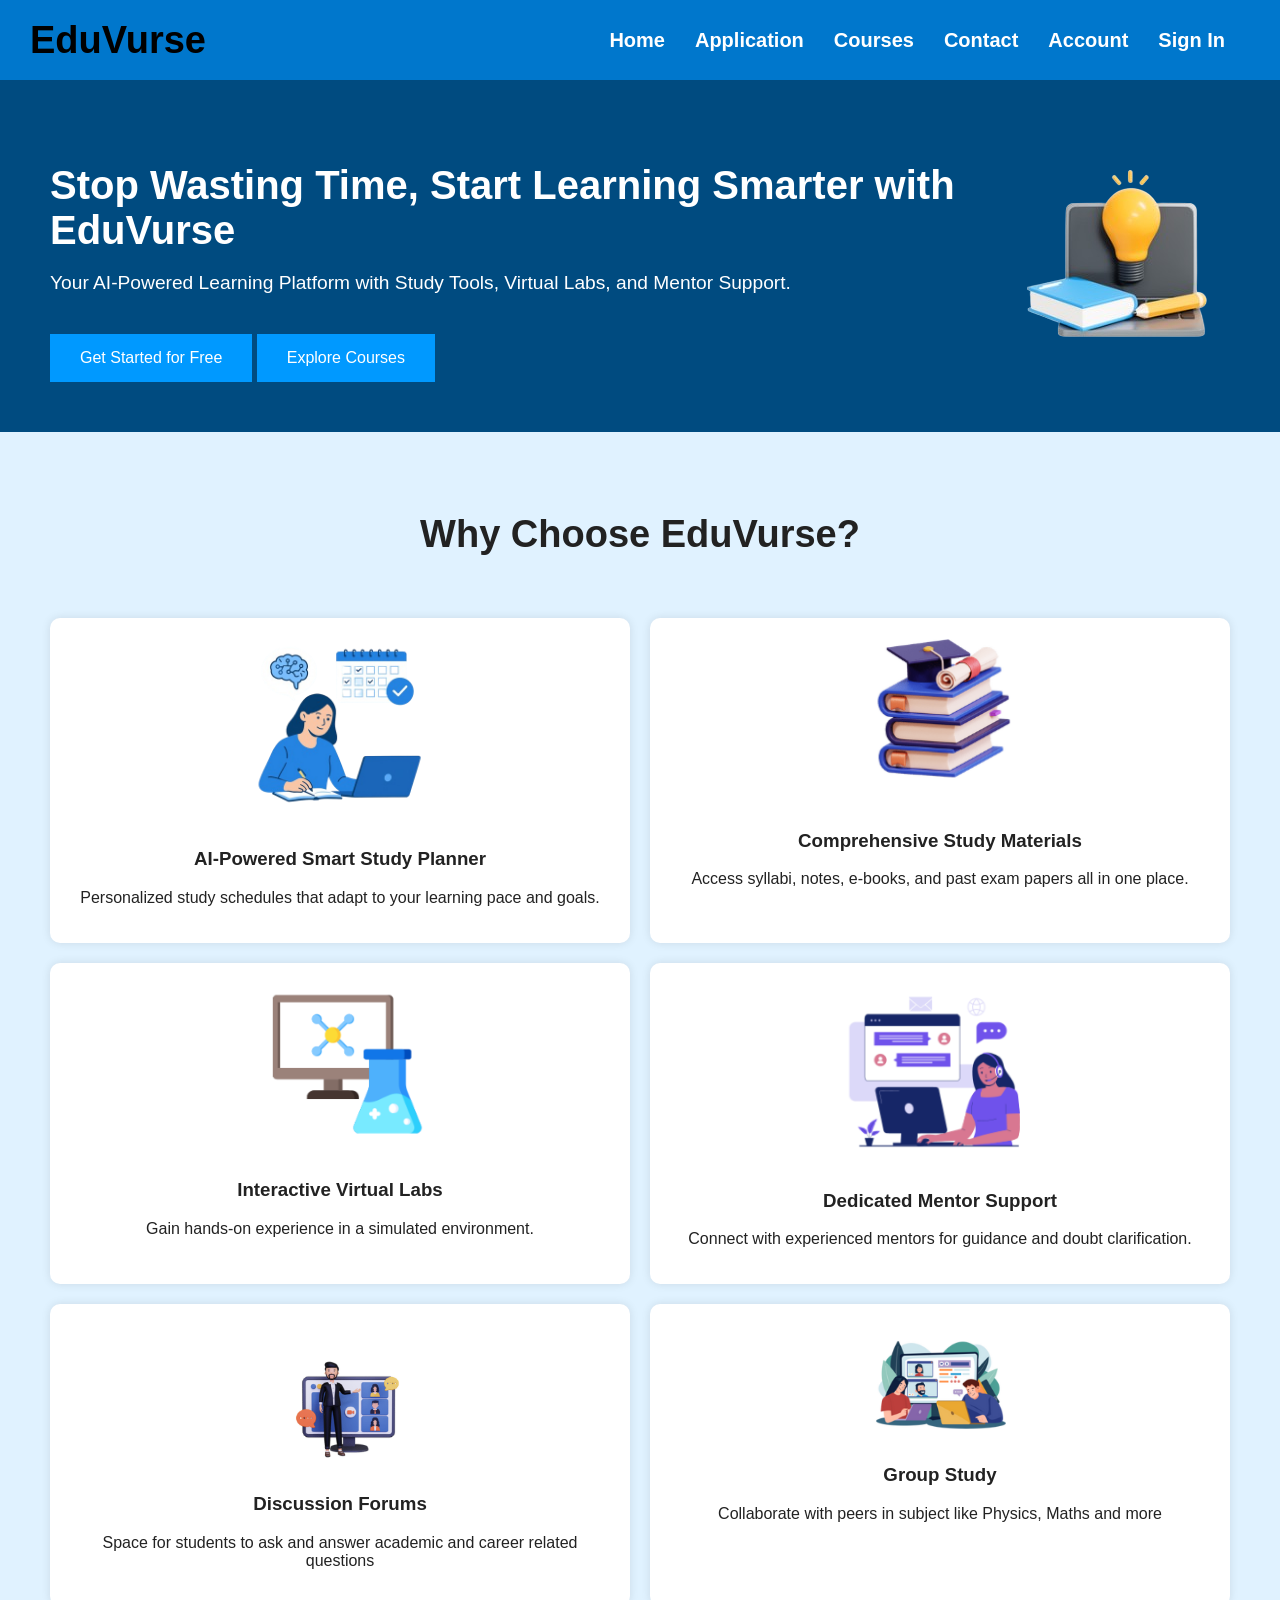
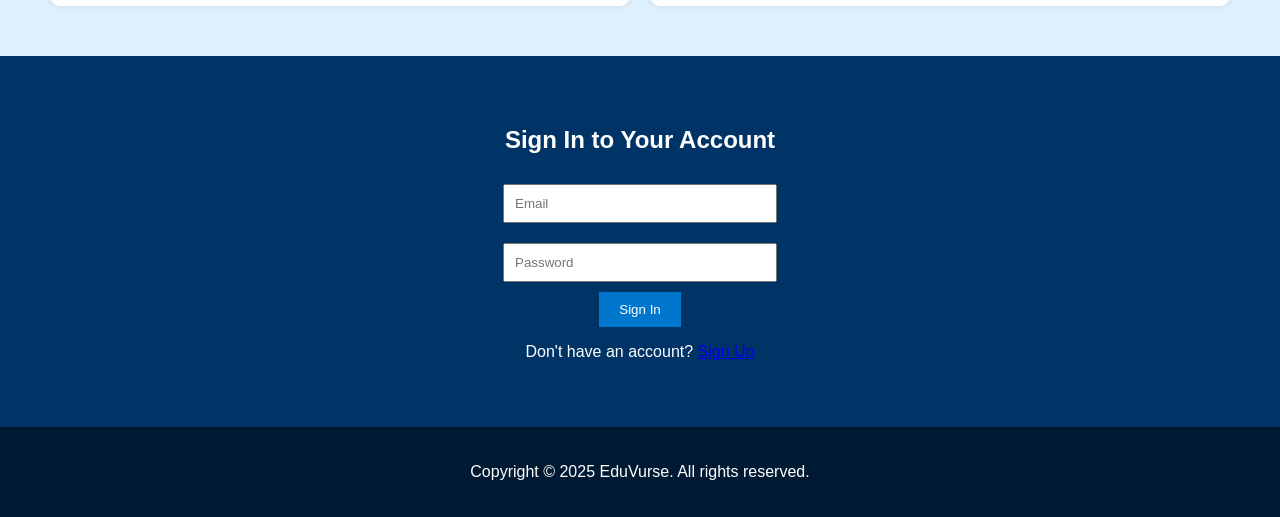
<file: index.html>
<!DOCTYPE html>
<html lang="en">

<head>
    <meta charset="UTF-8">
    <meta name="viewport" content="width=device-width, initial-scale=1.0">
    <title>EduVurse - AI Learning Platform</title>
    <link rel="stylesheet" href="style.css">
</head>

<body>
    <header>
        <nav>
            <div class="logo">
                <h1 style="padding-left: 30px; color:black ;font-size:38px;">EduVurse</h1>
            </div>
            <ul class="nav-links" style="padding-right: 40px; font-size: 20px;">
                <li><a href="home.html">Home</a></li>
                <li><a href="application.html">Application</a></li>
                <li><a href="cource_page.html">Courses</a></li>
                <li><a href="contact.html">Contact</a></li>
                <li><a href="account.html">Account</a></li>
                <li><a href="#signin" class="signin">Sign In</a></li>
            </ul>
        </nav>
    </header>

    <section id="home" class="hero">
        <div class="hero-content">
            <h1>Stop Wasting Time, Start Learning Smarter with EduVurse</h1>
            <p>Your AI-Powered Learning Platform with Study Tools, Virtual Labs, and Mentor Support.</p>
            <button class="cta"><a href="#signin" class="signin" style="text-decoration: none; color:white">Get Started for Free</a></button>
            <button class="cta secondary"><a href="cource_page.html"  style="text-decoration: none; color:white">Explore Courses</a></button>
        </div>
        <div>
            <img src="assets/main.png" alt="" class="hero-image">
        </div>
    </section>

    <section id="features" class="features">
        <h2 style="font-size: 38px; padding-bottom:30px;">Why Choose EduVurse?</h2>
        <div class="feature-grid">
            <div class="feature-item">
                <img src="assets/study plan.png" alt="study-plan">
                <h3>AI-Powered Smart Study Planner</h3>
                <p>Personalized study schedules that adapt to your learning pace and goals.</p>
            </div>
            <div class="feature-item">
                <img src="assets/resources.png" alt="">
                <h3>Comprehensive Study Materials</h3>
                <p>Access syllabi, notes, e-books, and past exam papers all in one place.</p>
            </div>
            <div class="feature-item">
                <img src="assets/lab.png" alt="">
                <h3>Interactive Virtual Labs</h3>
                <p>Gain hands-on experience in a simulated environment.</p>
            </div>
            <div class="feature-item">
                <img src="assets/mentor.png" alt="">
                <h3>Dedicated Mentor Support</h3>
                <p>Connect with experienced mentors for guidance and doubt clarification.</p>
            </div>
            <div class="feature-item">
                <img src="assets/discussion.png" alt="">
                <h3>Discussion Forums</h3>
                <p>Space for students to ask and answer academic and career related questions</p>
            </div>
            <div class="feature-item">
                <img src="assets/group-study.png" alt="">
                <h3>Group Study</h3>
                <p>Collaborate with peers in subject like Physics, Maths and more</p>
            </div>
        </div>
    </section>

    <section id="signin" class="signin-section">
        <h2>Sign In to Your Account</h2>
        <form class="signin-form">
            <input type="email" placeholder="Email" required>
            <input type="password" placeholder="Password" required>
            <button type="submit">Sign In</button>
            <p>Don't have an account? <a href="#signup">Sign Up</a></p>
        </form>
    </section>

    <footer>
        <p>Copyright © 2025 EduVurse. All rights reserved.</p>
    </footer>
</body>

</html>
</file>
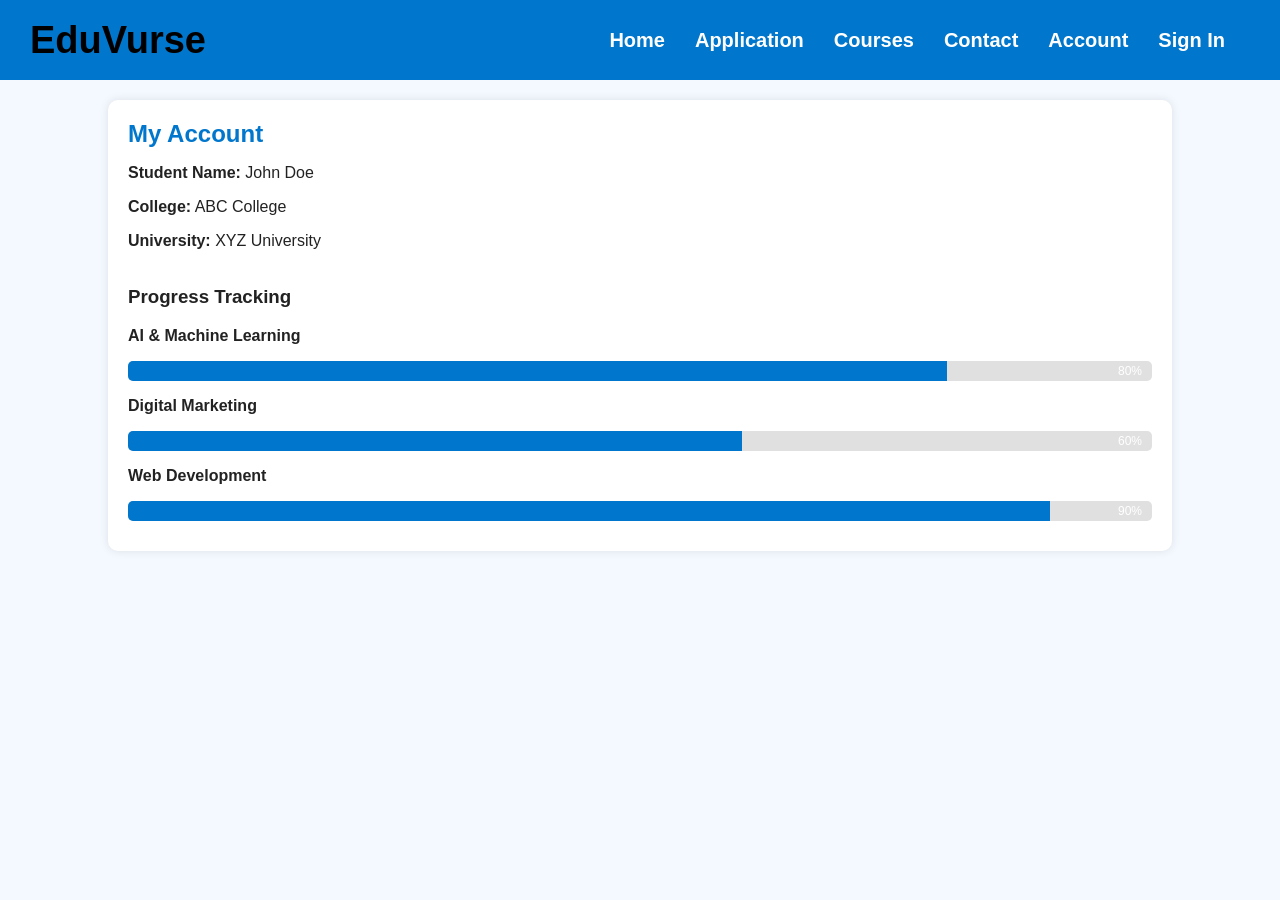
<file: account.html>
<!DOCTYPE html>
<html lang="en">
<head>
    <meta charset="UTF-8">
    <meta name="viewport" content="width=device-width, initial-scale=1.0">
    <title>Account</title>
    <link rel="stylesheet" href="style.css">
</head>
<body>
    <header>
        <nav>
            <div class="logo">
                <h1 style="padding-left: 30px; color:black ;font-size:38px;">EduVurse</h1>
            </div>
            <ul class="nav-links" style="padding-right: 40px; font-size: 20px;">
                <li><a href="index.html">Home</a></li>
                <li><a href="application.html">Application</a></li>
                <li><a href="cource_page.html">Courses</a></li>
                <li><a href="contact.html">Contact</a></li>
                <li><a href="account.html">Account</a></li>
                <li><a href="#signin" class="signin">Sign In</a></li>
            </ul>
        </nav>
    </header>

    <div class="account-container">
        <div class="profile-section">
            <div class="account-details">
                <h2>My Account</h2>
                <p><strong>Student Name:</strong> John Doe</p>
                <p><strong>College:</strong> ABC College</p>
                <p><strong>University:</strong> XYZ University</p>
            </div>
        </div>
        <div class="progress-container">
            <h3>Progress Tracking</h3>
            <p><strong>AI & Machine Learning</strong></p>
            <div class="progress-bar">
                <div class="progress" style="width: 80%;"></div>
                <div class="progress-text">80%</div>
            </div>
            <p><strong>Digital Marketing</strong></p>
            <div class="progress-bar">
                <div class="progress" style="width: 60%;"></div>
                <div class="progress-text">60%</div>
            </div>
            <p><strong>Web Development</strong></p>
            <div class="progress-bar">
                <div class="progress" style="width: 90%;"></div>
                <div class="progress-text">90%</div>
            </div>
        </div>

    </div>
</body>
</html>
</file>
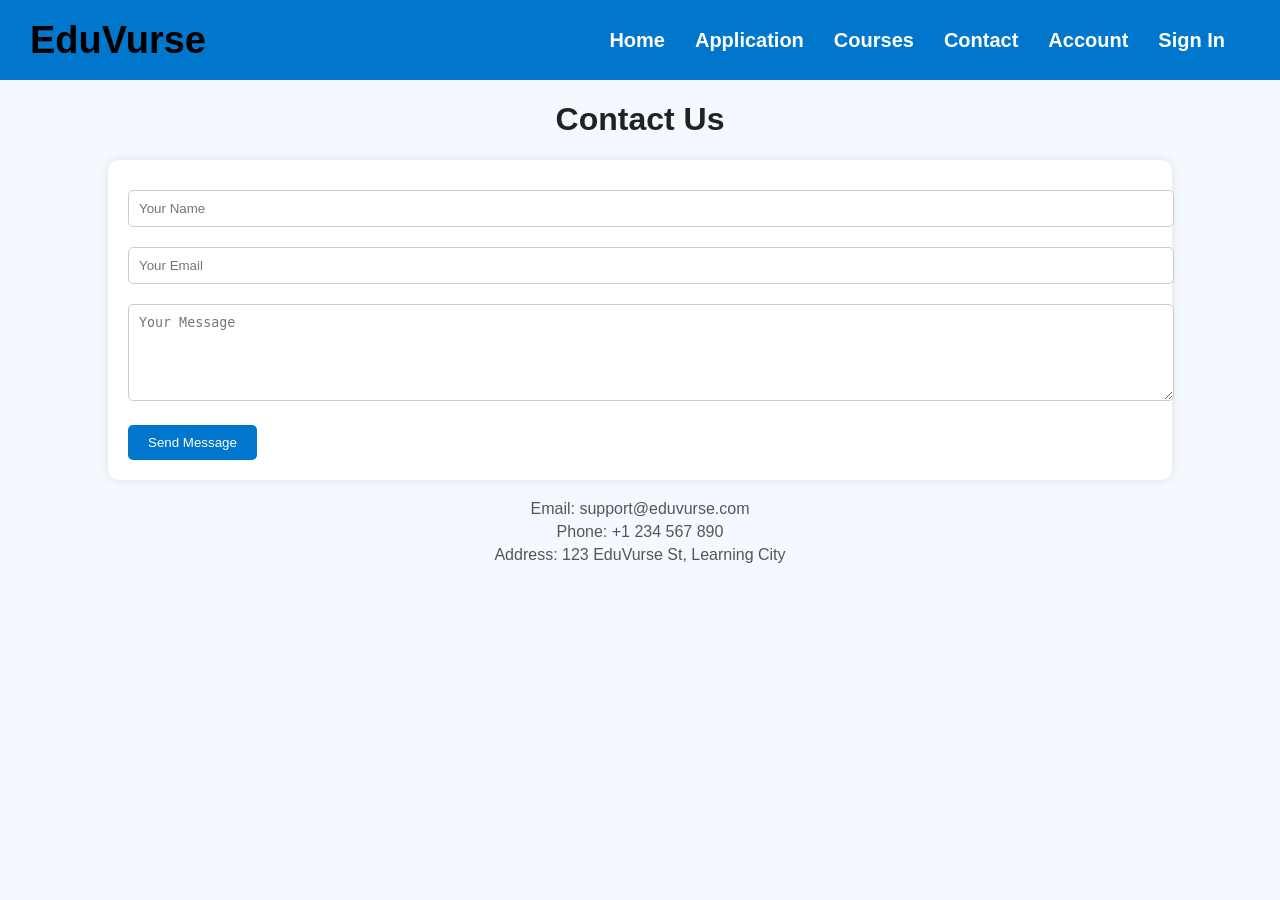
<file: contact.html>
<!DOCTYPE html>
<html lang="en">
<head>
    <meta charset="UTF-8">
    <meta name="viewport" content="width=device-width, initial-scale=1.0">
    <title>Contact Us</title>
    <link rel="stylesheet" href="style.css">
</head>
<body>
    <header>
        <nav>
            <div class="logo">
                <h1 style="padding-left: 30px; color:black ;font-size:38px;">EduVurse</h1>
            </div>
            <ul class="nav-links" style="padding-right: 40px; font-size: 20px;">
                <li><a href="index.html">Home</a></li>
                <li><a href="application.html">Application</a></li>
                <li><a href="cource_page.html">Courses</a></li>
                <li><a href="contact.html">Contact</a></li>
                <li><a href="account.html">Account</a></li>
                <li><a href="#signin" class="signin">Sign In</a></li>
            </ul>
        </nav>
    </header>

    <div class="container">
        <h1 style="text-align: center;">Contact Us</h1>
        <div class="contact-form">
            <form>
                <input type="text" name="name" placeholder="Your Name" required>
                <input type="email" name="email" placeholder="Your Email" required>
                <textarea name="message" rows="5" placeholder="Your Message" required></textarea>
                <button type="submit">Send Message</button>
            </form>
        </div>
        <div class="contact-info">
            <p>Email: support@eduvurse.com</p>
            <p>Phone: +1 234 567 890</p>
            <p>Address: 123 EduVurse St, Learning City</p>
        </div>
    </div>
</body>
</html>
</file>
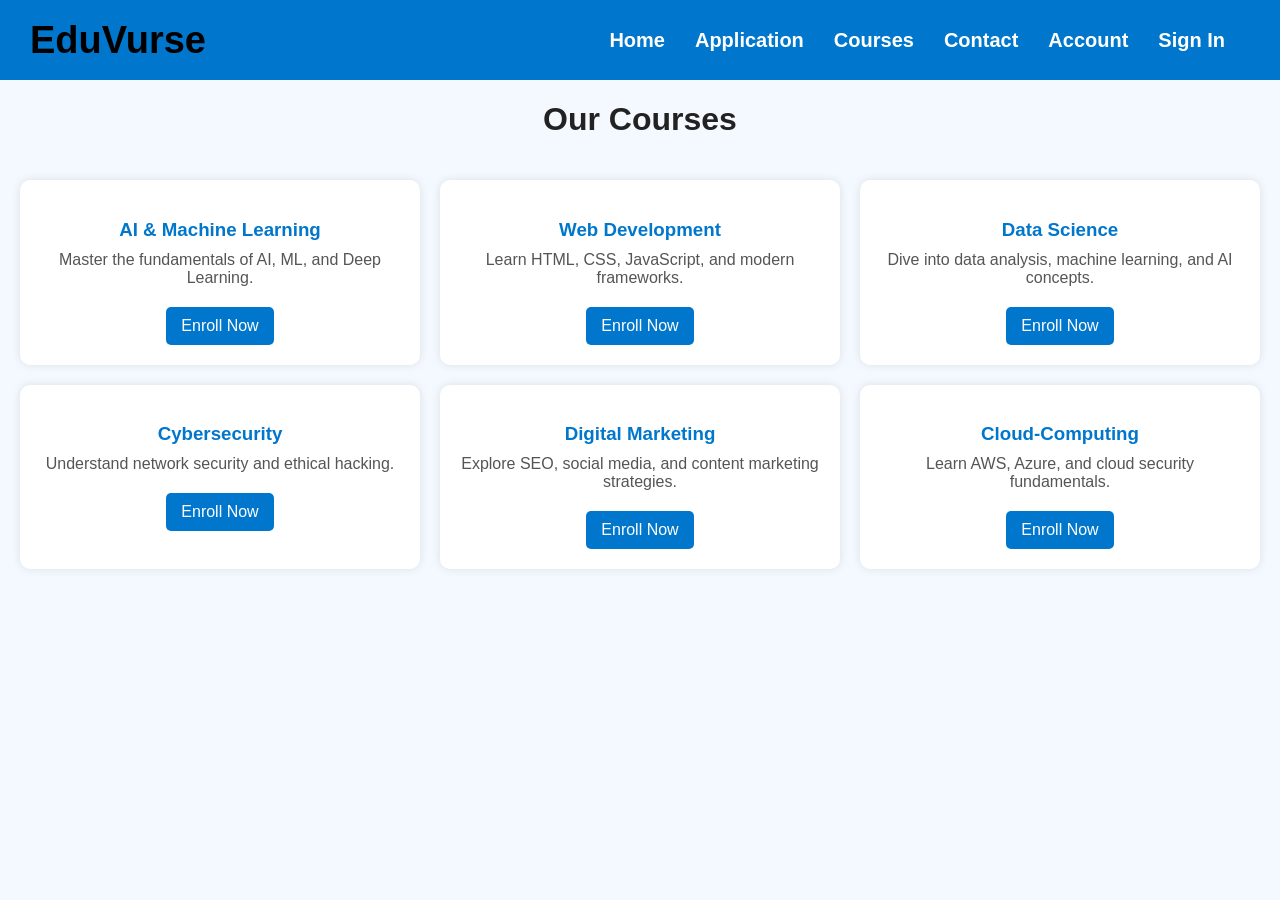
<file: cource_page.html>
<!DOCTYPE html>
<html lang="en">
<head>
    <meta charset="UTF-8">
    <meta name="viewport" content="width=device-width, initial-scale=1.0">
    <title>Courses</title>
    <link rel="stylesheet" href="style.css">
</head>
<body>
    <header>
        <nav>
            <div class="logo">
                <h1 style="padding-left: 30px; color:black ;font-size:38px;">EduVurse</h1>
            </div>
            <ul class="nav-links" style="padding-right: 40px; font-size: 20px;">
                <li><a href="index.html">Home</a></li>
                <li><a href="application.html">Application</a></li>
                <li><a href="cource_page.html">Courses</a></li>
                <li><a href="contact.html">Contact</a></li>
                <li><a href="account.html">Account</a></li>
                <li><a href="#signin" class="signin">Sign In</a></li>
            </ul>
        </nav>
    </header>

    <div class="container">
        <h1 style="text-align: center;">Our Courses</h1>
        <div class="courses">
            <div class="course-card">
                <h3>AI & Machine Learning</h3>
                <p>Master the fundamentals of AI, ML, and Deep Learning.</p>
                <a href="#" class="enroll-btn">Enroll Now</a>
            </div>
            <div class="course-card">
                <h3>Web Development</h3>
                <p>Learn HTML, CSS, JavaScript, and modern frameworks.</p>
                <a href="#" class="enroll-btn">Enroll Now</a>
            </div>
            <div class="course-card">
                <h3>Data Science</h3>
                <p>Dive into data analysis, machine learning, and AI concepts.</p>
                <a href="#" class="enroll-btn">Enroll Now</a>
            </div>
            <div class="course-card">
                <h3>Cybersecurity</h3>
                <p>Understand network security and ethical hacking.</p>
                <a href="#" class="enroll-btn">Enroll Now</a>
            </div>
            <div class="course-card">
                <h3>Digital Marketing</h3>
                <p>Explore SEO, social media, and content marketing strategies.</p>
                <a href="#" class="enroll-btn">Enroll Now</a>
            </div>
            <div class="course-card">
                <h3>Cloud-Computing</h3>
                <p>Learn AWS, Azure, and cloud security fundamentals.</p>
                <a href="#" class="enroll-btn">Enroll Now</a>
            </div>
        </div>
    </div>
</body>
</html>
</file>
<file: style.css>
/* General Styles */
body {
    font-family: Arial, sans-serif;
    margin: 0;
    padding: 0;
    background: #f4f9ff;
    color: #222;
}

/* Navbar Styles */
nav {
    display: flex;
    justify-content: space-between;
    align-items: center;
    background: #0077cc;
    height: 80px;
}

.nav-links {
    list-style: none;
    display: flex;
}

.nav-links li {
    margin: 0 15px;
}

.nav-links a {
    text-decoration: none;
    color: white;
    font-weight: bold;
}

/* Hero Section */
.hero {
    display: flex;
    align-items: center;
    justify-content: space-between;
    padding: 50px;
    background: #004b80;
    color: white;
}

.hero h1 {
    font-size: 2.5em;
    margin-bottom: 10px;
}

.hero p {
    font-size: 1.2em;
}

.hero .cta {
    background: #0099ff;
    color: white;
    border: none;
    padding: 15px 30px;
    margin-top: 20px;
    cursor: pointer;
    font-size: 1em;
}

/* Features Section */
.features {
    text-align: center;
    padding: 50px;
    background: #e0f2ff;
}

.feature-grid {
    display: grid;
    grid-template-columns: repeat(2, 1fr);
    gap: 20px;
}

.feature-item {
    background: white;
    padding: 20px;
    border-radius: 10px;
    box-shadow: 0 0 10px rgba(0, 0, 0, 0.1);
}

.feature-item img {
    width: 200px;
    margin-bottom: 10px;
}

/* Sign-In Section */
.signin-section {
    background: #003366;
    color: white;
    text-align: center;
    padding: 50px;
}

.signin-form {
    display: flex;
    flex-direction: column;
    align-items: center;
}

.signin-form input {
    padding: 10px;
    margin: 10px;
    width: 250px;
}

.signin-form button {
    background: #0077cc;
    color: white;
    padding: 10px 20px;
    border: none;
    cursor: pointer;
}

/* Footer */
footer {
    background: #001a33;
    color: white;
    text-align: center;
    padding: 20px;
}

/* Courses Page Styles */
.courses {
    display: grid;
    grid-template-columns: repeat(auto-fit, minmax(300px, 1fr));
    gap: 20px;
    padding: 20px;
}

.course-card {
    background: white;
    padding: 20px;
    border-radius: 10px;
    box-shadow: 0 0 10px rgba(0, 0, 0, 0.1);
    text-align: center;
    transition: transform 0.3s ease, box-shadow 0.3s ease;
}

.course-card:hover {
    transform: translateY(-5px);
    box-shadow: 0 5px 15px rgba(0, 0, 0, 0.2);
}

.course-card h3 {
    color: #0077cc;
    margin-bottom: 10px;
}

.course-card p {
    margin: 10px 0;
    color: #555;
}

.enroll-btn {
    background: #0077cc;
    color: white;
    padding: 10px 15px;
    text-decoration: none;
    border-radius: 5px;
    display: inline-block;
    margin-top: 10px;
    transition: background 0.3s ease;
}

.enroll-btn:hover {
    background: #005fa3;
}

/* Application Page Styles */
.application-container {
    text-align: center;
    padding: 20px;
    background: white;
    border-radius: 10px;
    box-shadow: 0 0 10px rgba(0, 0, 0, 0.1);
    margin: 20px auto;
    width: 80%;
}

.application-container h2 {
    color: #0077cc;
    margin-bottom: 20px;
}

.application-container select {
    margin: 10px;
    padding: 10px;
    border: 1px solid #ccc;
    border-radius: 5px;
    width: 200px;
}

.application-container button {
    background: #0077cc;
    color: white;
    padding: 10px 20px;
    border: none;
    border-radius: 5px;
    cursor: pointer;
    margin-top: 20px;
}

.application-container button:hover {
    background: #005fa3;
}

/* Account Page Styles */
.account-container {
    padding: 20px;
    background: white;
    border-radius: 10px;
    box-shadow: 0 0 10px rgba(0, 0, 0, 0.1);
    margin: 20px auto;
    width: 80%;
}

.profile-section {
    display: flex;
    align-items: center;
    margin-bottom: 20px;
}

.profile-icon {
    width: 100px;
    height: 100px;
    border-radius: 50%;
    margin-right: 20px;
}

.account-details h2 {
    margin: 0;
    color: #0077cc;
}

.progress-container {
    margin-top: 20px;
}

.progress-bar {
    background: #e0e0e0;
    border-radius: 5px;
    overflow: hidden;
    position: relative;
    height: 20px;
    margin-bottom: 10px;
}

.progress {
    background: #0077cc;
    height: 100%;
    transition: width 0.3s ease;
}

.progress-text {
    position: absolute;
    right: 10px;
    top: 0;
    color: white;
    font-size: 12px;
    line-height: 20px;
}

/* Contact Page Styles */
.contact-form {
    background: white;
    padding: 20px;
    border-radius: 10px;
    box-shadow: 0 0 10px rgba(0, 0, 0, 0.1);
    margin: 20px auto;
    width: 80%;
}

.contact-form input, .contact-form textarea {
    width: 100%;
    padding: 10px;
    margin: 10px 0;
    border: 1px solid #ccc;
    border-radius: 5px;
}

.contact-form button {
    background: #0077cc;
    color: white;
    padding: 10px 20px;
    border: none;
    border-radius: 5px;
    cursor: pointer;
    margin-top: 10px;
}

.contact-form button:hover {
    background: #005fa3;
}

.contact-info {
    margin-top: 20px;
    text-align: center;
    color: #555;
}

.contact-info p {
    margin: 5px 0;
}
</file>
